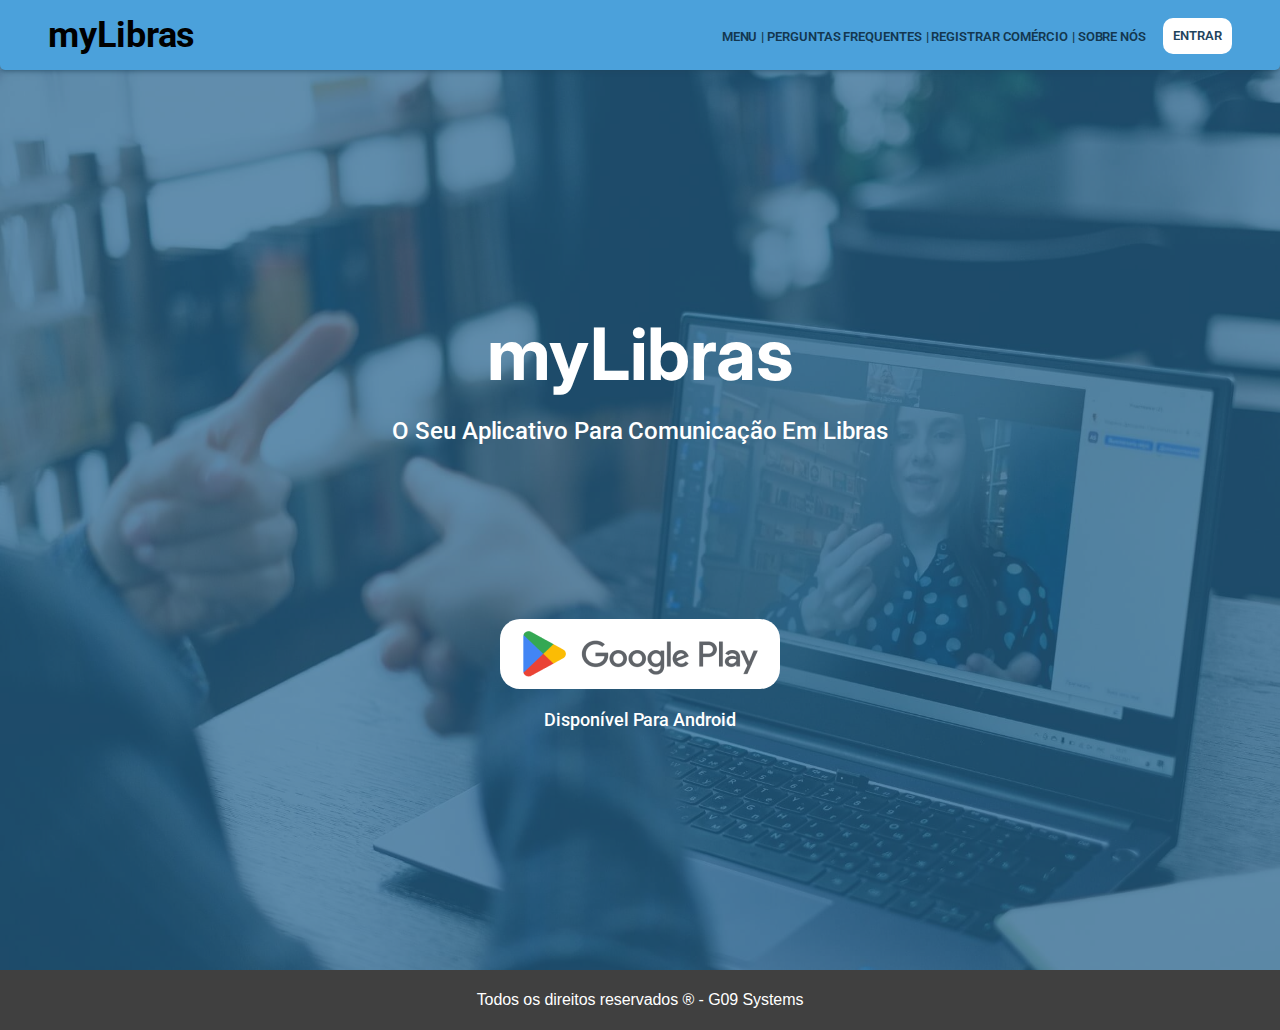
<file: index.html>
<!DOCTYPE html>
<html lang="pt-BR">

<head>
    <meta charset="UTF-8">
    <meta http-equiv="X-UA-Compatible" content="IE=edge">
    <meta name="viewport" content="width=device-width, initial-scale=1.0">
    <title>myLibras</title>

    <link rel="stylesheet" href="./assets/css/style.css">
    <link rel="preconnect" href="https://fonts.googleapis.com">
    <link rel="preconnect" href="https://fonts.gstatic.com" crossorigin>
    <link href="https://fonts.googleapis.com/css2?family=Roboto:wght@100;300;400;500;700;900&display=swap"
        rel="stylesheet">
    <link href="https://fonts.googleapis.com/css2?family=Inter:wght@100;200;300;400;500;600;700;800;900&display=swap"
        rel="stylesheet">
</head>

<body>
    <header class="nav-mylibras">
        <h1 id="logo"><a href="index.html">myLibras</a></h1> <!-- Substituir pela logo -->
        <nav>
            <div class="navbar">
                <a href="index.html" class="nav-option">MENU</a>
                <a href="perguntas.html" class="nav-option">| PERGUNTAS FREQUENTES</a>
                <a href="commerce.html" class="nav-option">| REGISTRAR COMÉRCIO</a>
                <a href="sobre.html" class="nav-option">| SOBRE NÓS</a>
                <a href="login.html" class="nav-btn">ENTRAR</a>
            </div>
        </nav>
    </header>

    <main>
        <section id="menu">
            <img src="./assets/img/conversabg.jpg" alt="imagem ilustrativa" class="menu-background">
            <div class="title">
                <h1 id="menu-title">myLibras</h1>
                <p class="menu-phrase">O Seu Aplicativo Para Comunicação Em Libras</p>
            </div>

            <div class="download">
                <button class="btn-download"><img src="./assets/img/googleplay.png" alt="google play"></button>
                <span class="description">Disponível Para Android</span>
            </div>
        </section>
    </main>
    <footer>
        <p class="rights">Todos os direitos reservados ® - G09 Systems</p>
    </footer>
</body>

</html>
</file>
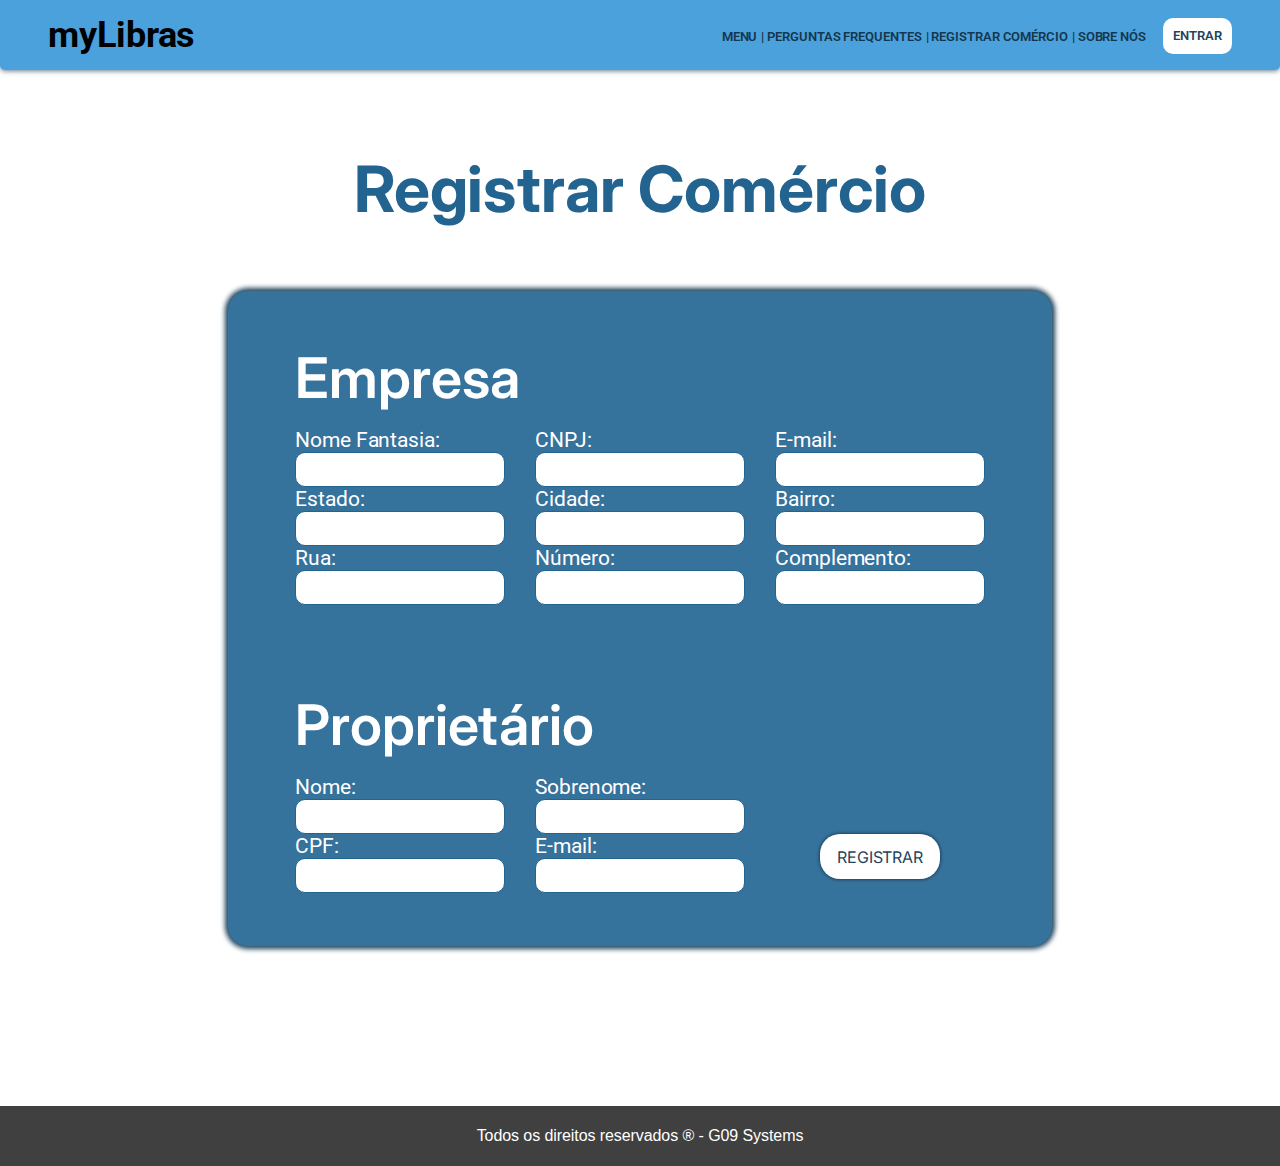
<file: commerce.html>
<!DOCTYPE html>
<html lang="pt-BR">

<head>
    <meta charset="UTF-8">
    <meta http-equiv="X-UA-Compatible" content="IE=edge">
    <meta name="viewport" content="width=device-width, initial-scale=1.0">
    <title>myLibras</title>

    <link rel="stylesheet" href="./assets/css/style.css">
    <link rel="preconnect" href="https://fonts.googleapis.com">
    <link rel="preconnect" href="https://fonts.gstatic.com" crossorigin>
    <link href="https://fonts.googleapis.com/css2?family=Roboto:wght@100;300;400;500;700;900&display=swap"
        rel="stylesheet">
    <link href="https://fonts.googleapis.com/css2?family=Inter:wght@100;200;300;400;500;600;700;800;900&display=swap"
        rel="stylesheet">

    <header class="nav-mylibras">
        <h1 id="logo"><a href="index.html">myLibras</a></h1> <!-- Substituir pela logo -->

        <nav>
            <div class="navbar">
                <a href="index.html" class="nav-option">MENU</a>
                <a href="perguntas.html" class="nav-option">| PERGUNTAS FREQUENTES</a>
                <a href="commerce.html" class="nav-option">| REGISTRAR COMÉRCIO</a>
                <a href="sobre.html" class="nav-option">| SOBRE NÓS</a>
                <a href="login.html" class="nav-btn">ENTRAR</a>
            </div>
        </nav>
    </header>

    <section id="commerce">
        <div>
            <h1 class="commerce-title">Registrar Comércio</h1>
        </div>
        <div class="commerce-right">
            <form action="#" method="post">
                <h2 class="form-title">Empresa</h2>
                <div class="form-company">
                    <div class="form-row-company">
                        <div class="form-space">
                            <label for="company-name" class="form-label">Nome Fantasia:</label>
                            <input type="text" name="company-name" id="company-name" class="form-input">
                        </div>

                        <div class="form-space">
                            <label for="cnpj" class="form-label">CNPJ:</label>
                            <input type="text" name="cnpj" id="cnpj" class="form-input">
                        </div>

                        <div class="form-space">
                            <label for="email-company" class="form-label">E-mail:</label>
                            <input type="text" name="email-company" id="email-company" class="form-input">
                        </div>

                    </div>

                    <div class="form-row-company">
                        <div class="form-space">
                            <label for="state" class="form-label">Estado:</label>
                            <input type="text" name="state" id="state" class="form-input">
                        </div>

                        <div class="form-space">
                            <label for="city" class="form-label">Cidade:</label>
                            <input type="text" name="city" id="city" class="form-input">
                        </div>

                        <div class="form-space">
                            <label for="neigh" class="form-label">Bairro:</label>
                            <input type="text" name="neigh" id="neigh" class="form-input">
                        </div>

                    </div>

                    <div class="form-row-company">
                        <div class="form-space">
                            <label for="street" class="form-label">Rua:</label>
                            <input type="text" name="street" id="street" class="form-input">
                        </div>

                        <div class="form-space">
                            <label for="number" class="form-label">Número:</label>
                            <input type="text" name="number" id="number" class="form-input">
                        </div>

                        <div class="form-space">
                            <label for="add" class="form-label">Complemento:</label>
                            <input type="text" name="add" id="add" class="form-input">
                        </div>

                    </div>
                </div>

                <h2 class="form-title">Proprietário</h2>
                <div class="form-owner">
                    <div class="form-row-owner">
                        <div class="form-space">
                            <label for="name" class="form-label">Nome:</label>
                            <input type="text" name="name" id="name" class="form-input">
                        </div>

                        <div class="form-space">
                            <label for="lname" class="form-label">Sobrenome:</label>
                            <input type="text" name="lname" id="lname" class="form-input">
                        </div>

                    </div>
                    <div class="form-row-owner">
                        <div class="form-space">
                            <label for="cpf" class="form-label">CPF:</label>
                            <input type="text" name="cpf" id="cpf" class="form-input">
                        </div>

                        <div class="form-space">
                            <label for="email-owner" class="form-label">E-mail:</label>
                            <input type="text" name="email-owner" id="email-owner" class="form-input">
                        </div>
                        <div class="form-space">
                            <button type="submit" class="commerce-register">REGISTRAR</button>
                        </div>
                    </div>
                </div>
            </form>
        </div>

    </section>
    <footer>
        <p class="rights">Todos os direitos reservados ® - G09 Systems</p>
    </footer>
</head>
</file>
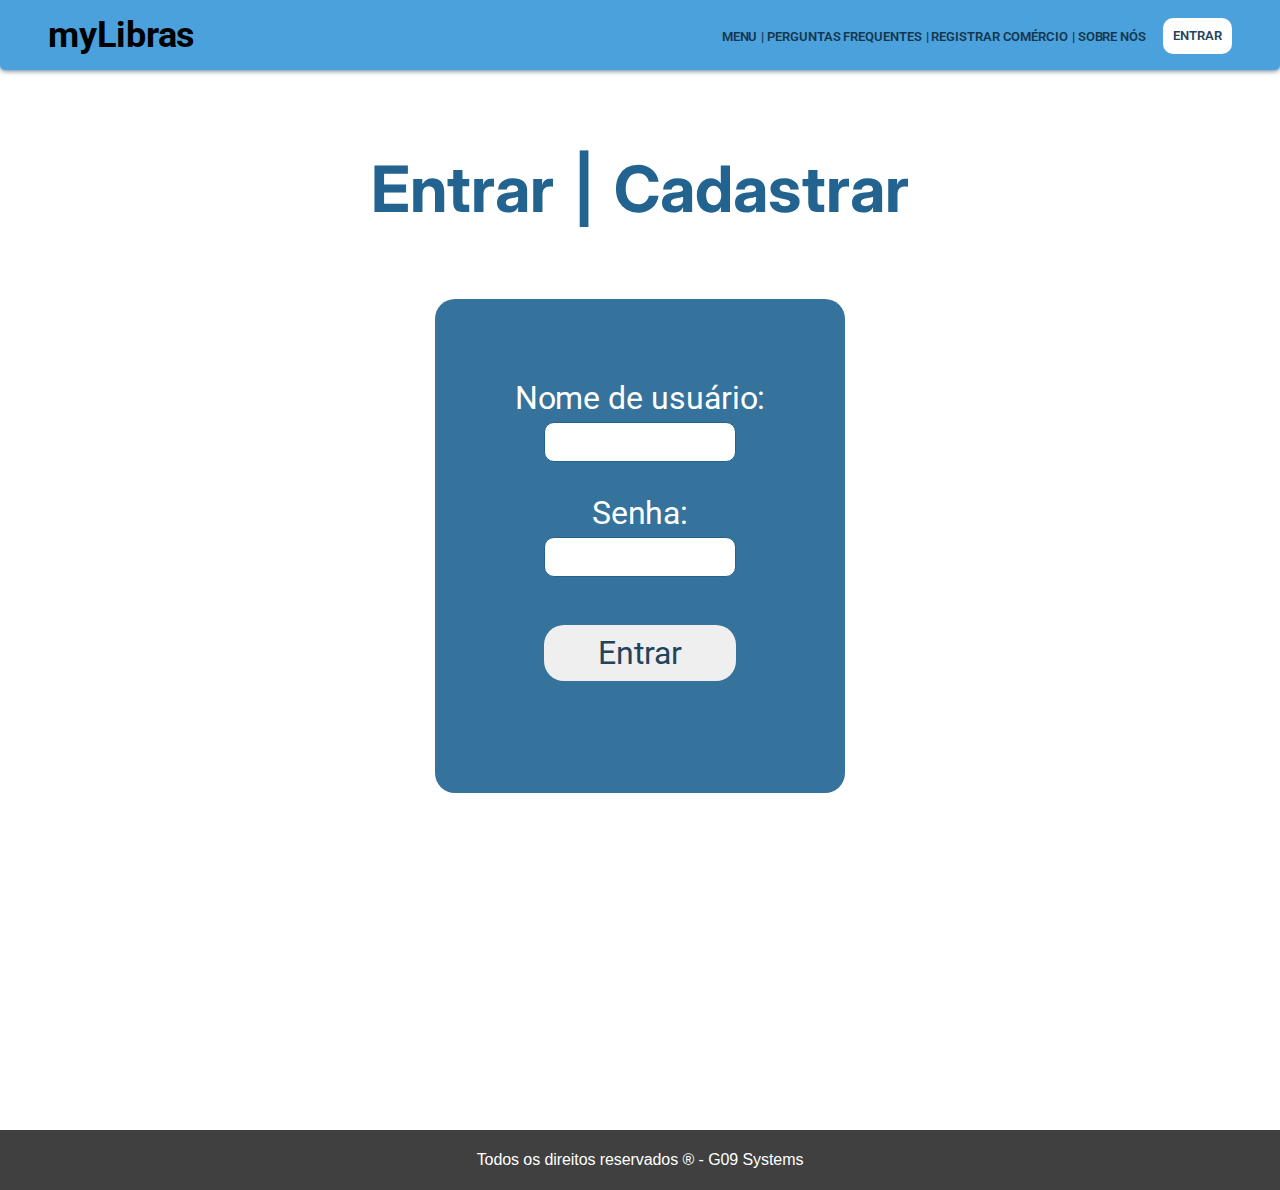
<file: login.html>
<!DOCTYPE html>
<html lang="pt-BR">

<head>
    <meta charset="UTF-8">
    <meta http-equiv="X-UA-Compatible" content="IE=edge">
    <meta name="viewport" content="width=device-width, initial-scale=1.0">
    <title>myLibras</title>

    <link rel="stylesheet" href="./assets/css/style.css">
    <link rel="preconnect" href="https://fonts.googleapis.com">
    <link rel="preconnect" href="https://fonts.gstatic.com" crossorigin>
    <link href="https://fonts.googleapis.com/css2?family=Roboto:wght@100;300;400;500;700;900&display=swap"
        rel="stylesheet">
    <link href="https://fonts.googleapis.com/css2?family=Inter:wght@100;200;300;400;500;600;700;800;900&display=swap"
        rel="stylesheet">
</head>

<body>
    <header class="nav-mylibras">
        <h1 id="logo"><a href="index.html">myLibras</a></h1> <!-- Substituir pela logo -->
        <nav>
            <div class="navbar">
                <a href="index.html" class="nav-option">MENU</a>
                <a href="perguntas.html" class="nav-option">| PERGUNTAS FREQUENTES</a>
                <a href="commerce.html" class="nav-option">| REGISTRAR COMÉRCIO</a>
                <a href="sobre.html" class="nav-option">| SOBRE NÓS</a>
                <a href="login.html" class="nav-btn">ENTRAR</a>
            </div>
        </nav>
    </header>
    <main>
        <div class="login-register">
            <div class="title-options">
                <h1 id="signin" class="login-option">Entrar</h1>
                <h1>|</h1>
                <h1 id="add" class="login-option">Cadastrar</h1>
            </div>
            <div class="box">
                <form action="#" method="post" id="login" class="focus">
                    <div class="login-background">
                        <div class="login-space">
                            <label for="username" class="login-txt">Nome de usuário:</label>
                            <input type="text" name="username" id="username" class="login-input">
                        </div>
                        <div class="login-space">
                            <label for="password" class="login-txt">Senha:</label>
                            <input type="password" name="password" id="password" class="login-input">
                        </div>
                        <div class="login-space">
                            <button type="submit" class="login-btn">Entrar</button>
                        </div>
                    </div>
                </form>
                <form action="#" method="post" id="register">
                    <div class="login-background">
                        <div class="login-space">
                            <label for="username" class="login-txt">Nome de usuário:</label>
                            <input type="text" name="username" id="username" class="login-input">
                        </div>
                        <div class="login-space">
                            <label for="password" class="login-txt">Senha:</label>
                            <input type="password" name="password" id="password" class="login-input">
                        </div>
                        <div class="login-space">
                            <label for="confirm-password" class="login-txt">Confirme sua senha:</label>
                            <input type="password" name="confirm-password" id="confirm-password" class="login-input">
                        </div>
                        <div class="login-space">
                            <button type="submit" class="login-btn">Cadastrar</button>
                        </div>
                    </div>
                </form>
            </div>
        </div>
    </main>
    <footer>
        <p class="rights">Todos os direitos reservados ® - G09 Systems</p>
    </footer>

    <script src="./assets/js/script.js"></script>
</body>

</html>
</file>
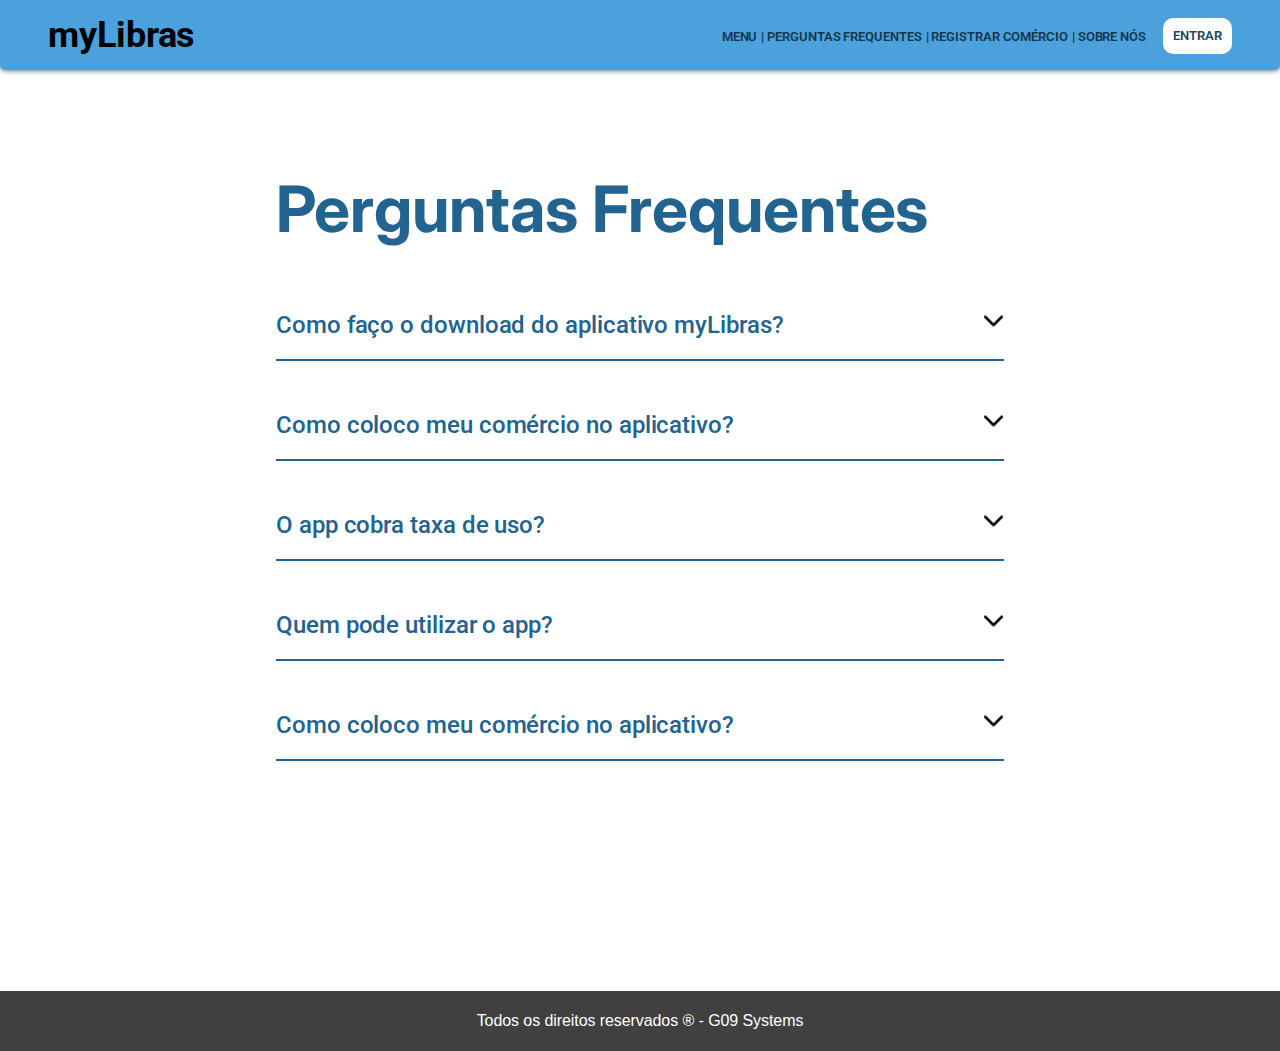
<file: perguntas.html>
<!DOCTYPE html>
<html lang="pt-BR">

<head>
    <meta charset="UTF-8">
    <meta http-equiv="X-UA-Compatible" content="IE=edge">
    <meta name="viewport" content="width=device-width, initial-scale=1.0">
    <title>myLibras</title>

    <link rel="stylesheet" href="./assets/css/style.css">
    <link rel="preconnect" href="https://fonts.googleapis.com">
    <link rel="preconnect" href="https://fonts.gstatic.com" crossorigin>
    <link href="https://fonts.googleapis.com/css2?family=Roboto:wght@100;300;400;500;700;900&display=swap"
        rel="stylesheet">
    <link href="https://fonts.googleapis.com/css2?family=Inter:wght@100;200;300;400;500;600;700;800;900&display=swap"
        rel="stylesheet">
</head>

<body>
    <header class="nav-mylibras">
        <h1 id="logo"><a href="index.html">myLibras</a></h1> <!-- Substituir pela logo -->

        <nav>
            <div class="navbar">
                <a href="index.html" class="nav-option">MENU</a>
                <a href="perguntas.html" class="nav-option">| PERGUNTAS FREQUENTES</a>
                <a href="commerce.html" class="nav-option">| REGISTRAR COMÉRCIO</a>
                <a href="sobre.html" class="nav-option">| SOBRE NÓS</a>
                <a href="login.html" class="nav-btn">ENTRAR</a>
            </div>
        </nav>
    </header>

    <a id="faq-anchor" class="faq-anchor"></a>
    <section id="faq">
        <h1 id="faq-title">Perguntas Frequentes</h1>
        <div class="questions">
            <ul class="faq-list">
                <li class="question">
                    <div class="question-title">
                        <p class="faq-title">Como faço o download do aplicativo myLibras?</p>
                        <div class="see more">
                            <img src="./assets/img/more.svg" alt="Ler mais" class="more" />
                        </div>
                    </div>

                    <div class="answer">
                        Para instalar o aplicativo, basta clicar no link playstore e será redirecionado para ao download do aplicativo. Pronto use e abuse!
                    </div>
                    <hr />
                </li>

                <li class="question">
                    <div class="question-title">
                        <p class="faq-title">Como coloco meu comércio no aplicativo?</p>
                        <div class="see">
                            <img src="./assets/img/more.svg" alt="Ler mais" class="more" />
                        </div>
                    </div>

                    <div class="answer">
                        Realize o cadastro do usuário ao clicar em "Registrar Comercio" no canto superior da tela. Preencha todos os campos corretamente e em seguida em "Registrar", está pronto o sorvetinho!
                    </div>
                    <hr />
                </li>

                <li class="question">
                    <div class="question-title">
                        <p class="faq-title">O app cobra taxa de uso?</p>
                        <div class="see">
                            <img src="./assets/img/more.svg" alt="Ler mais" class="more" />
                        </div>
                    </div>

                    <div class="answer">
                        Lorem ipsum dolor sit amet consectetur adipisicing elit. Ducimus unde perferendis similique
                        incidunt
                        vel ipsum sunt. Perferendis voluptatibus alias perspiciatis, unde nisi aspernatur maiores
                        molestias
                        sint aliquid, velit sequi distinctio.
                    </div>
                    <hr />
                </li>

                <li class="question">
                    <div class="question-title">
                        <p class="faq-title">Quem pode utilizar o app?</p>
                        <div class="see">
                            <img src="./assets/img/more.svg" alt="Ler mais" class="more" />
                        </div>
                    </div>

                    <div class="answer">
                        Lorem ipsum dolor sit amet consectetur adipisicing elit. Ducimus unde perferendis similique
                        incidunt
                        vel ipsum sunt. Perferendis voluptatibus alias perspiciatis, unde nisi aspernatur maiores
                        molestias
                        sint aliquid, velit sequi distinctio.
                    </div>
                    <hr />
                </li>

                <li class="question">
                    <div class="question-title">
                        <p class="faq-title">Como coloco meu comércio no aplicativo?</p>
                        <div class="see">
                            <img src="./assets/img/more.svg" alt="Ler mais" class="more" />
                        </div>
                    </div>

                    <div class="answer">
                        Lorem ipsum dolor sit amet consectetur adipisicing elit. Ducimus unde perferendis similique
                        incidunt
                        vel ipsum sunt. Perferendis voluptatibus alias perspiciatis, unde nisi aspernatur maiores
                        molestias
                        sint aliquid, velit sequi distinctio.
                    </div>
                    <hr />
                </li>
            </ul>
        </div>
    </section>
    <footer>
        <p class="rights">Todos os direitos reservados ® - G09 Systems</p>
    </footer>
    <script src="./assets/js/faq-script.js"></script>
</body>

</html>
</file>
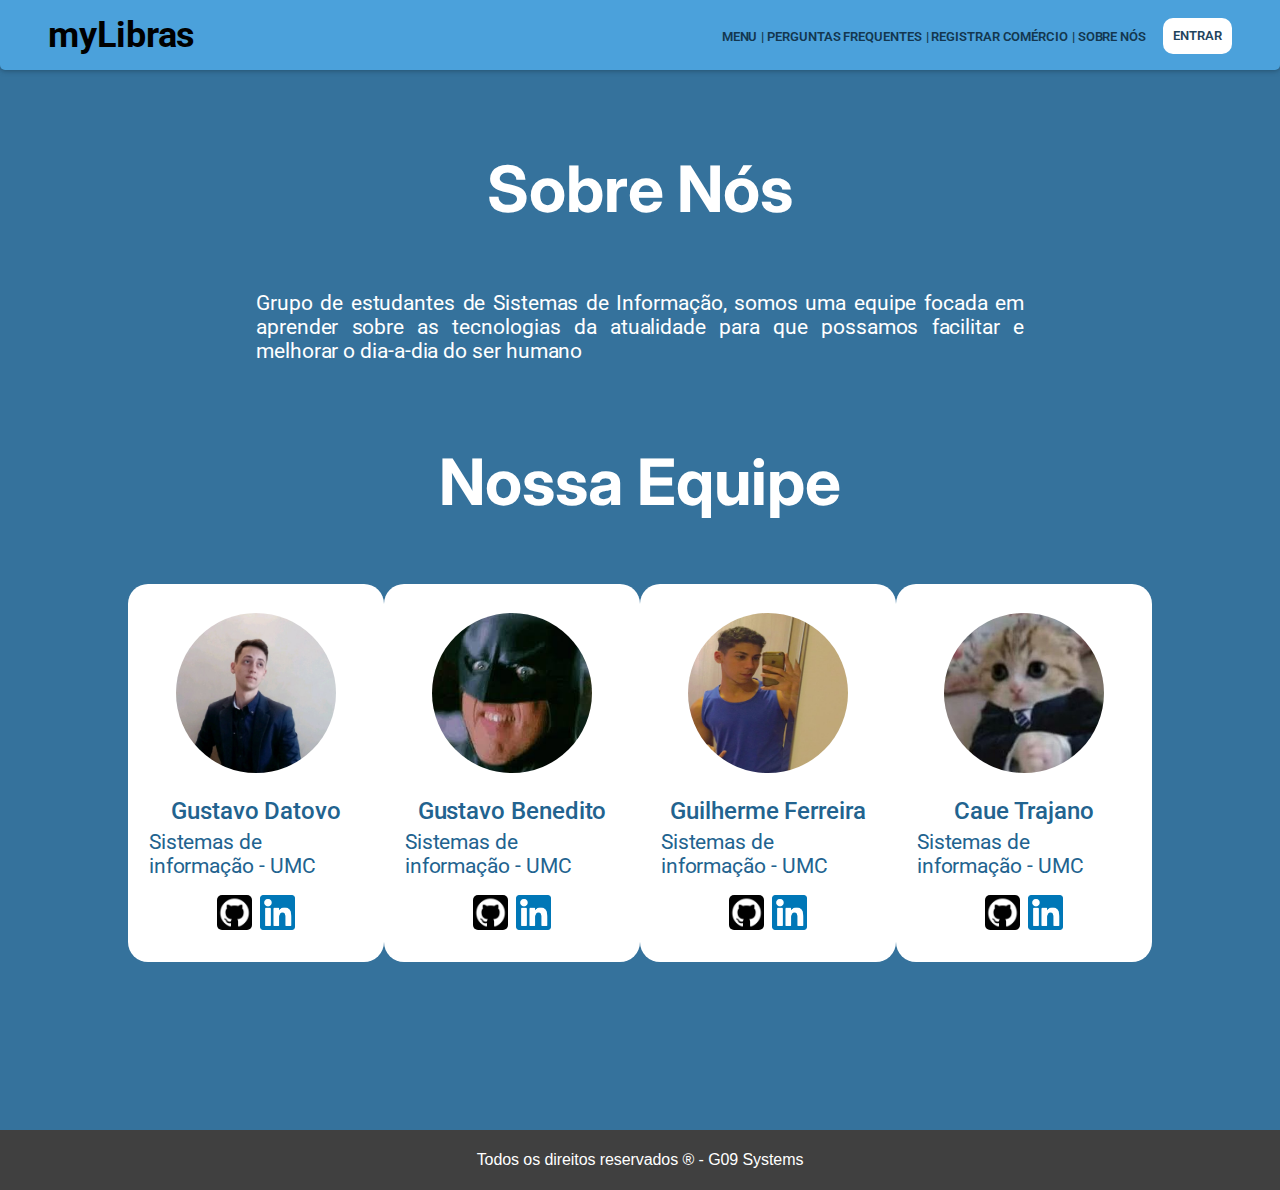
<file: sobre.html>
<!DOCTYPE html>
<html lang="pt-BR">
<head>
    <meta charset="UTF-8">
    <meta http-equiv="X-UA-Compatible" content="IE=edge">
    <meta name="viewport" content="width=device-width, initial-scale=1.0">
    <title>myLibras</title>

    <link rel="stylesheet" href="./assets/css/style.css">
    <link rel="preconnect" href="https://fonts.googleapis.com">
    <link rel="preconnect" href="https://fonts.gstatic.com" crossorigin>
    <link href="https://fonts.googleapis.com/css2?family=Roboto:wght@100;300;400;500;700;900&display=swap"
        rel="stylesheet">
    <link href="https://fonts.googleapis.com/css2?family=Inter:wght@100;200;300;400;500;600;700;800;900&display=swap"
        rel="stylesheet">
</head>

<body>
    <header class="nav-mylibras">
        <h1 id="logo"><a href="index.html">myLibras</a></h1> <!-- Substituir pela logo -->

        <nav>
            <div class="navbar">
                <a href="index.html" class="nav-option">MENU</a>
                <a href="perguntas.html" class="nav-option">| PERGUNTAS FREQUENTES</a>
                <a href="commerce.html" class="nav-option">| REGISTRAR COMÉRCIO</a>
                <a href="sobre.html" class="nav-option">| SOBRE NÓS</a>
                <a href="login.html" class="nav-btn">ENTRAR</a>
            </div>
        </nav>
    </header>

    <section class="team">
        <div class="container">
            <div class="title-container">
                <h1 class="us-title">Sobre Nós</h1>
                <p class="us-description">Grupo de estudantes de Sistemas de Informação, somos uma equipe focada em
                    aprender sobre as tecnologias da atualidade para que possamos facilitar e melhorar o dia-a-dia do
                    ser humano</p>
            </div>

            <h1 class="us-title">Nossa Equipe</h1>

            <div class="members">
                <div class="member-card">
                    <img src="./assets/img/gd.jfif" alt="Gustavo Datovo" class="profile-pic" />
                    <h2 class="member-name">Gustavo Datovo</h2>
                    <p class="occupation">Sistemas de informação - UMC</p>
                    <div class="social-media">
                        <a href="https://github.com/GDDev" target="_blank"><img src="./assets/img/github.png" alt="github" class="media round" /></a>
                        <a href="https://www.linkedin.com/in/gustavo-datovo/" target="_blank"><img src="./assets/img/linkedin.png" alt="linkedin" class="media" /></a>
                    </div>
                </div>
                <div class="member-card">
                    <img src="./assets/img/dito.jpg" alt="Gustavo Benedito" class="profile-pic" />
                    <h2 class="member-name">Gustavo Benedito</h2>
                    <p class="occupation">Sistemas de informação - UMC</p>
                    <div class="social-media">
                        <a href="#" target="_blank"><img src="./assets/img/github.png" alt="github" class="media round" /></a>
                        <a href="#" target="_blank"><img src="./assets/img/linkedin.png" alt="linkedin" class="media" /></a>
                    </div>
                </div>
                <div class="member-card">
                    <img src="./assets/img/profile_guilherme.jpeg" alt="Guilherme Ferreira" class="profile-pic" />
                    <h2 class="member-name">Guilherme Ferreira</h2>
                    <p class="occupation">Sistemas de informação - UMC</p>
                    <div class="social-media">
                        <a href="#" target="_blank"><img src="./assets/img/github.png" alt="github" class="media round" /></a>
                        <a href="#" target="_blank"><img src="./assets/img/linkedin.png" alt="linkedin" class="media" /></a>
                    </div>
                </div>
                <div class="member-card">
                    <img src="./assets/img/caue.jpg" alt="Caue Trajano" class="profile-pic" />
                    <h2 class="member-name">Caue Trajano</h2>
                    <p class="occupation">Sistemas de informação - UMC</p>
                    <div class="social-media">
                        <a href="#" target="_blank"><img src="./assets/img/github.png" alt="github" class="media round" /></a>
                        <a href="#" target="_blank"><img src="./assets/img/linkedin.png" alt="linkedin" class="media" /></a>
                    </div>
                </div>
            </div>
        </div>
    </section>

    <footer>
        <p class="rights">Todos os direitos reservados ® - G09 Systems</p>
    </footer>
</file>
<file: assets/css/style.css>
* {
    max-width: 100vw;
    padding: 0;
    margin: 0;
    font-family: 'Roboto', sans-serif;
    letter-spacing: -0.005rem;
}

a {
    text-decoration: none;
    color: #000;
}

/* NAVBAR */
.nav-mylibras {
    top: 0;
    max-width: 100vw;
    height: 4.375rem;
    background-color: #4BA1DB;
    display: flex;
    justify-content: space-between;
    align-items: center;
    box-shadow: 0px 1px 5px #1F445CB3;
    border-radius: 0px 0px 5px 5px;
    padding: 0 3rem;
    position: relative;
    z-index: 999;
}

/* SUBSTITUIR PELA LOGO */
#logo {
    font-size: 2.25rem;
    font-weight: 700;
    color: #000;
}

/* */

.nav-option {
    font-size: 0.8rem;
    font-weight: 600;
    color: #13374F;
}

.nav-option:hover {
    color: #000;
}

.nav-btn{
    background-color: #FFF;
    font-size: 0.8rem;
    font-weight: 600;
    color: #1F445C;
    padding: .65rem;
    border-radius: 10px;
    margin-left: .8rem;
}

.nav-btn:hover{
    font-size: .9rem;
    transition: 10ms ease-in-out;
}

.nav-btn:active{
    font-size: .7rem;
    font-weight: 700;
    transition: 10ms ease-in-out;
}

/* MENU */
.menu-background {
    width: 100%;
    height: 100vh;
    z-index: -999;
    position: absolute;
}

#menu {
    margin-top: -0.875rem;
    padding-top: 0.875rem;
    background-color: #22638FB3;
    height: 100vh;
    max-width: 100vw;
    display: flex;
    flex-direction: column;
    justify-content: space-between;
    align-items: center;
    z-index: 998;
}

.title {
    display: flex;
    flex-direction: column;
    justify-content: center;
    align-items: center;
}

#menu-title {
    font-family: 'Inter', sans-serif;
    font-size: 4.5rem;
    font-weight: 700;
    color: #FFF;
    margin-top: 15rem;
}

.menu-phrase {
    font-size: 1.5rem;
    font-weight: 500;
    color: #FFF;
    margin-top: 1.25rem;
}

.download {
    display: flex;
    flex-direction: column;
    justify-content: center;
    align-items: center;
    margin-bottom: 15rem;
}

.btn-download {
    height: 4.375rem;
    width: 17.5rem;
    background-color: #FFF;
    border-radius: 20px;
    border: none;
    cursor: pointer;
    margin-bottom: 1.25rem;
}

.btn-download:active {
    transform: scale(.9);
    transition: transform 3ms ease-in-out;
}

.description {
    font-size: 1.125rem;
    font-weight: 500;
    color: #FFF;
}

/* FAQ */

#faq {
    max-width: 100vw;
    margin: 5rem 20vw 10rem 20vw;
    padding: 1.25rem;
    display: flex;
    flex-direction: column;
}

#faq-title {
    font-family: 'Inter', sans-serif;
    font-size: 4rem;
    font-weight: 700;
    color: #22638F;
    margin-bottom: 4rem;
}

.faq-list {
    list-style: none;
}

.question {
    margin-bottom: 3.125rem;
    color: #22638F;
}

.question-title {
    display: flex;
    justify-content: space-between;
    margin-bottom: 1.25rem;
}

.faq-title {
    font-size: 1.5rem;
    font-weight: 500;
}

.see img{
    height: 1.25rem;
    width: 1.25rem;
    cursor: pointer;
}

.answer {
    font-size: 1.125rem;
    font-weight: 400;
    margin-bottom: 1.25rem;
    display: none;
}
.show-answer{
    display: block;
}

hr {
    border: 0.063rem solid #22638F;
}

/* COMMERCE */
#commerce {
    max-width: 100vw;
    display: flex;
    flex-direction: column;
    justify-content: center;
    align-items: center;
    margin: 0 9rem 10rem 9rem;
}

.commerce-title {
    font-family: 'Inter', sans-serif;
    font-size: 4rem;
    font-weight: 700;
    color: #22638F;
    text-align: center;
    margin: 5rem 0 4rem 0;
}

.commerce-right {
    background-color: #35729C;
    box-shadow: 0px 0px 5px 3px #1F445C;
    border-radius: 20px;
    padding: 3.313rem 4.188rem;
    display: flex;
    justify-content: center;
    align-items: center;
}

.form-title {
    font-family: 'Inter', sans-serif;
    font-size: 3.5rem;
    font-weight: 600;
    color: #FFF;
    margin-bottom: 1rem;
}

.form-label {
    font-size: 1.3rem;
    font-weight: 400;
    color: #FFF;
}

.form-input {
    box-sizing: border-box;
    width: 13.125rem;
    height: 2.188rem;
    background-color: #FFF;
    border: 1px solid #22638F;
    border-radius: 10px;
    padding: .8rem;
}

.form-space {
    display: flex;
    flex-direction: column;
    justify-content: flex-start;
    margin-right: 1.875rem;
}

.form-space:nth-last-child(1) {
    margin-right: 0;
}

.form-row-company,
.form-row-owner {
    display: flex;
    flex-direction: row;
}

.commerce-register {
    font-family: 'Inter', sans-serif;
    font-size: 1rem;
    font-weight: 400;
    color: #1F445C;
    width: 7.5rem;
    height: 2.813rem;
    background-color: #FFF;
    box-shadow: 0px 0px 3px 1px #1F445C;
    border-radius: 20px;
    border: none;
    cursor: pointer;
    margin-left: 2.813rem;
}

.form-company {
    margin-bottom: 5.375rem;
}

.commerce-register:hover {
    transform: scale(1.1);
    transition: transform 20ms ease-in-out;
}

.commerce-register:active {
    transform: scale(.9);
    transition: transform 3ms ease-in-out;
}

/* ABOUT US */
.team{
    max-width: 100vw;
    height: 100vh;
    margin-top: -0.875rem;
    background-color: #35729C;
    padding: 0.875rem 10vw 10rem 10vw;
}

.title-container{
    display: flex;
    flex-direction: column;
    align-items: center;
}

.us-title {
    font-family: 'Inter', sans-serif;
    font-size: 4rem;
    font-weight: 700;
    color: #FFF;
    text-align: center;
    padding-top: 5rem;
    margin: 0 0 4rem 0;
}

.us-description{
    max-width: 60vw;
    font-size: 1.3rem;
    font-weight: 400;
    color: #FFF;
    text-align: justify;
}

.members {
    display: flex;
    justify-content: space-between;
    align-items: center;
    margin: auto;
}

.member-card{
    cursor: context-menu;
    max-width: 15rem;
    max-height: 20rem;
    border-radius: 20px;
    background-color: #FFF;
    display: flex;
    flex-direction: column;
    align-items: center;
    padding: 1.8rem 1.3rem;
}

.member-card:hover{
    transform: scale(1.1);
    transition: transform 5ms ease-in-out;
}

.profile-pic{
    height: 10rem;
    width: 10rem;
    border-radius: 50%;
    margin-bottom: 1.5rem;
}

.member-name{
    font-size: 1.5rem;
    font-weight: 500;
    color: #22638F;
    text-align: center;
    margin-bottom: .3rem;
}

.occupation{
    font-size: 1.3rem;
    font-weight: 400;
    color: #22638F;
    margin-bottom: 1.1rem;
}

.social-media{
    display: flex;
    justify-content: space-between;
    align-items: center;
}

.media{
    cursor: pointer;
    width: 2.2rem;
    height: 2.2rem;
    margin-bottom: 0;
}

.media:hover{
    transform: scale(1.1);
    transition: transform 3ms ease-in-out;
}

.media:active{
    transform: scale(.9);
    transition: transform 5ms ease-in-out;
}

.round{
    border-radius: 5px;
    margin-right: .5rem;
}

/* LOGIN */
.login-register{
    height: 100vh;
    max-width: 100vw;
    margin: auto;
    display: flex;
    flex-direction: column;
    align-items: center;
    margin: 0 9rem 10rem 9rem;
}

.title-options{
    width: 60vw;
    display: flex;
    justify-content: center;
}
.title-options h1{
    font-family: 'Inter', sans-serif;
    font-size: 4rem;
    font-weight: 700;
    color: #22638F;
    text-align: center;
    padding-top: 5rem;
    margin: 0 0 4rem 0;
    margin-right: 1.2rem;
}
.title-options h1:last-child{
    margin-right: 0;
}

.login-option{
    cursor: pointer;
}

.login-option:hover{
    transform: scale(1.1);
    transition: transform 5ms ease-in-out;
}

.box{
    height: 60vh;
    width: 60vw;
    margin: .5rem;
    position: relative;
    transform: scale(1);
    transform-style: preserve-3d;
    transition: transform .9s;
}

#login, #register{
    width: 100%;
    height: 100%;
    position: absolute;
    border-radius: 10px;
    visibility: hidden;
}

.login-space{
    display: flex;
    flex-direction: column;
    justify-content: center;
    align-items: center;
    margin-bottom: 2rem;
    left: 0;
}

.login-txt{
    font-size: 2rem;
    font-weight: 400;
    color: #FFF;
    margin-bottom: .3rem;
}

.login-input{
    box-sizing: border-box;
    width: 12rem;
    height: 2.5rem;
    background-color: #FFF;
    border: 1px solid #22638F;
    border-radius: 10px;
    padding: .8rem;
}

.login-btn{
    margin-top: 1rem;
    font-size: 2rem;
    font-weight: 400;
    height: 3.5rem;
    width: 12rem;
    border-radius: 20px;
    border: none;
    color: #1F445C;
    cursor: pointer;
}

.login-btn:hover{
    transform: scale(1.1);
    transition: transform 3ms ease-in-out;
}

.login-btn:active{
    transform: scale(.9);
    transition: transform 5ms ease-in-out;
}

.login-background{
    width: max-content;
    height: max-content;
    background-color: #35729C;
    border-radius: 20px;
    padding: 5rem;
    margin: auto;
}

.focus{
    visibility: visible !important;
}

/* FOOTER */
footer {
    bottom: 0;
    background-color: #404040;
    max-width: 100vw;
    height: 3.75rem;
    display: flex;
    align-items: center;
    justify-content: center;
}

.rights {
    font-family: 'Montserrat', sans-serif;
    font-size: 1rem;
    font-weight: 400;
    color: #FFF;
}
</file>
